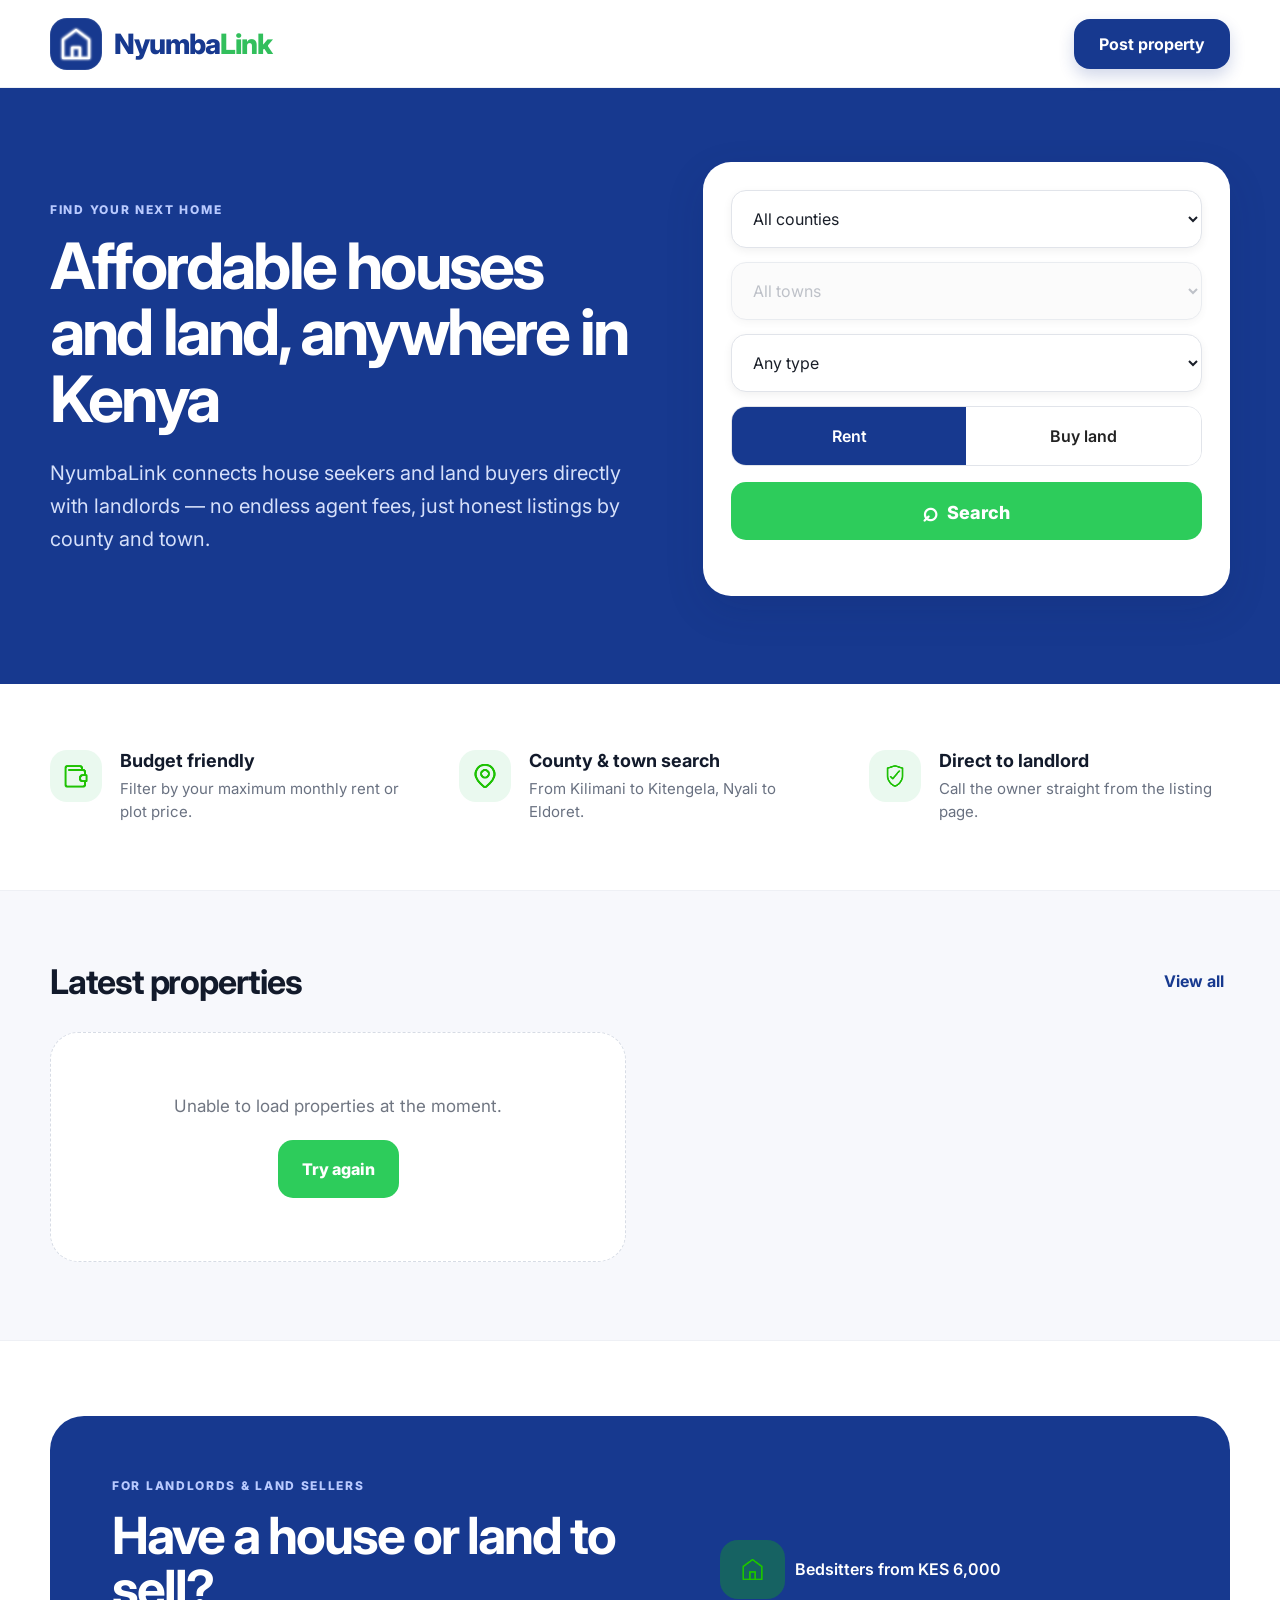
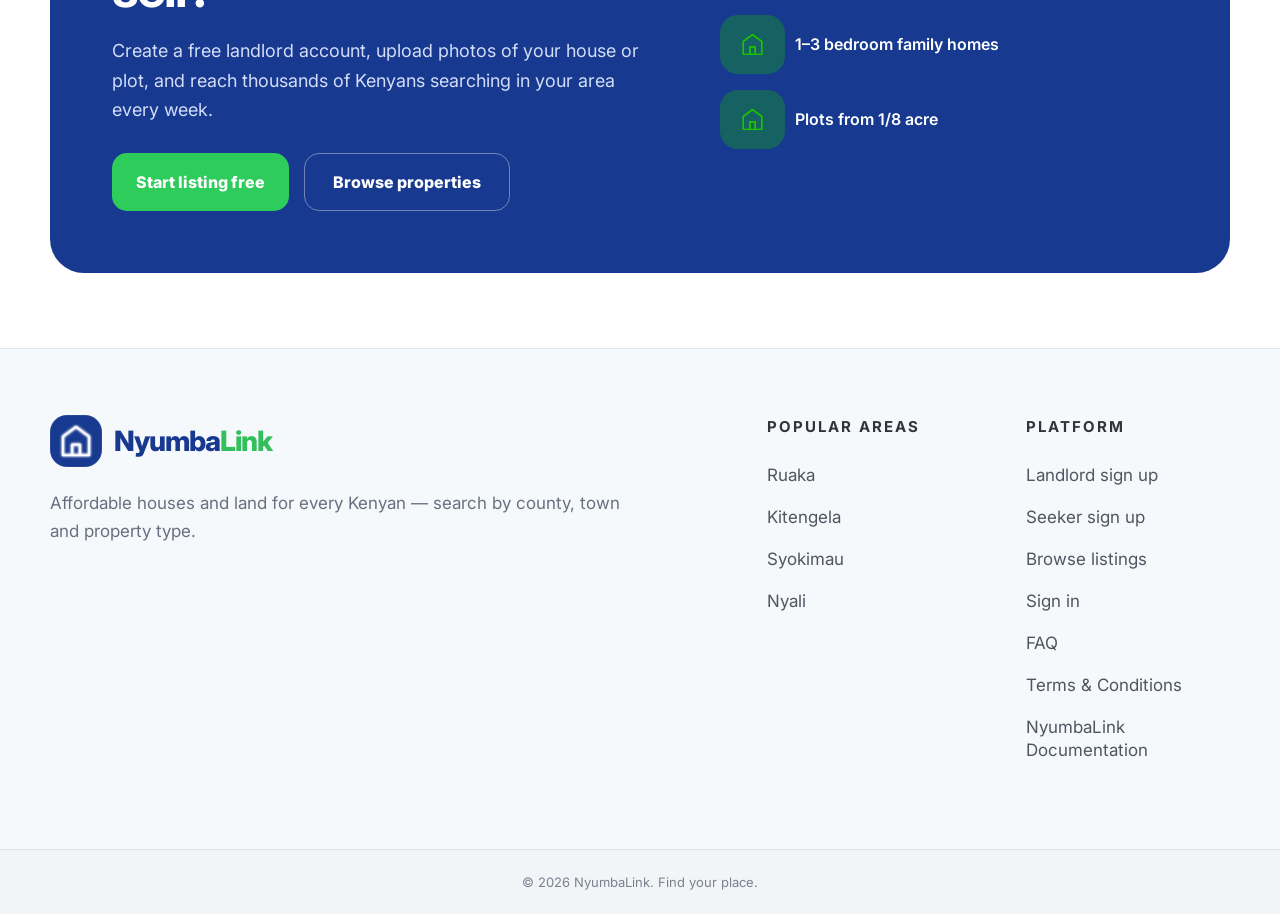
<file: NyumbaLink-Frontend/index.html>
<!DOCTYPE html>
<html lang="en">
<head>
  <meta charset="UTF-8">
  <meta name="viewport" content="width=device-width, initial-scale=1.0">
  <meta name="description" content="NyumbaLink — affordable houses and land anywhere in Kenya.">
  <title>NyumbaLink | Houses & Land in Kenya</title>
  <link rel="icon" type="image/svg+xml" href="assets/Nyumba-link.svg">
  <link rel="preconnect" href="https://fonts.googleapis.com">
  <link rel="preconnect" href="https://fonts.gstatic.com" crossorigin>
  <link href="https://fonts.googleapis.com/css2?family=Inter:wght@400;500;600;700;800&display=swap" rel="stylesheet">
  <link rel="stylesheet" href="style.css">
</head>
<body>
  <header class="site-header">
    <div class="nav container">
      <a href="#" class="brand" aria-label="NyumbaLink home">
        <span class="brand-icon">
            <img src="assets/home.png" alt="Home">
        </span>
        <span>Nyumba<span>Link</span></span>
      </a>
      <button class="post-top" onclick="openPostModal()">Post property</button>
    </div>
  </header>

  <main>
    <section class="hero">
      <div class="container hero-grid">
        <div class="hero-copy">
          <p class="eyebrow">FIND YOUR NEXT HOME</p>
          <h1>Affordable houses and land, anywhere in Kenya</h1>
          <p class="hero-text">
            NyumbaLink connects house seekers and land buyers directly with landlords —
            no endless agent fees, just honest listings by county and town.
          </p>
        </div>

        <form class="search-card" id="searchForm">
          <label>
            <span class="sr-only">County</span>
            <select id="county">
              <option value="">All counties</option>
              <option>Nairobi</option>
              <option>Kiambu</option>
              <option>Mombasa</option>
              <option>Nakuru</option>
              <option>Uasin Gishu</option>
              <option>Kajiado</option>
            </select>
          </label>

          <label>
            <span class="sr-only">Town</span>
            <select id="town" disabled>
              <option value="">All towns</option>
            </select>
          </label>

          <label>
            <span class="sr-only">Property type</span>
            <select id="type">
              <option value="">Any type</option>
              <option>Bed-sitter</option>
              <option>1 bedroom</option>
              <option>2 bedroom</option>
              <option>3 bedroom</option>
              <option>Plot / land</option>
            </select>
          </label>

          <div class="purpose" role="group" aria-label="Search purpose">
            <button type="button" class="purpose-btn active" data-purpose="rent">Rent</button>
            <button type="button" class="purpose-btn" data-purpose="land">Buy land</button>
          </div>

          <button class="search-btn" type="submit"><span>⌕</span> Search</button>
          <p class="search-message" id="searchMessage"></p>
        </form>
      </div>
    </section>

    <section class="benefits container">
      <article class="benefit">
        <div class="benefit-icon">
            <img src="assets/wallet.png" alt="Wallet">
        </div>
        <div><h3>Budget friendly</h3><p>Filter by your maximum monthly rent or plot price.</p></div>
      </article>
      <article class="benefit">
        <div class="benefit-icon">
            <img src="assets/location.png" alt="Location">
        </div>
        <div><h3>County & town search</h3><p>From Kilimani to Kitengela, Nyali to Eldoret.</p></div>
      </article>
      <article class="benefit">
        <div class="benefit-icon">
            <img src="assets/guarantee.png" alt="Guarantee">
        </div>
        <div><h3>Direct to landlord</h3><p>Call the owner straight from the listing page.</p></div>
      </article>
    </section>

    <section class="latest" id="latest">
      <div class="container">
        <div class="section-heading">
          <h2>Latest properties</h2>
          <button class="text-link" onclick="showAll()">View all</button>
        </div>
        <div id="propertyGrid" class="property-grid">
          <div class="empty-state">
            <p>No properties listed yet. Be the first landlord.</p>
            <button class="green-btn" onclick="openPostModal()">Post a property</button>
          </div>
        </div>
      </div>
    </section>

    <section class="landlord-section">
      <div class="container">
        <div class="landlord-card">
          <div class="landlord-copy">
            <p class="eyebrow light">FOR LANDLORDS & LAND SELLERS</p>
            <h2>Have a house or land to sell?</h2>
            <p>
              Create a free landlord account, upload photos of your house or plot,
              and reach thousands of Kenyans searching in your area every week.
            </p>
            <div class="cta-row">
              <button class="green-btn" onclick="openPostModal()">Start listing free</button>
              <button class="outline-btn" onclick="showAll()">Browse properties</button>
            </div>
          </div>
          <div class="quick-points">
            <div>
                <img src="assets/home.png" alt="Home">
                <span>Bedsitters from KES 6,000</span>
            </div>
            <div>
                <img src="assets/home.png" alt="Home">
                <span>1–3 bedroom family homes</span>
            </div>
            <div>
                <img src="assets/home.png" alt="Home">
                <span>Plots from 1/8 acre</span>
            </div>
          </div>
        </div>
      </div>
    </section>

    <section class="about">
      <div class="container about-inner">
        <div class="about-brand">
          <a href="#" class="brand">
            <span class="brand-icon">
              <img src="assets/home.png" alt="Home">
            </span>
            <span>Nyumba<span>Link</span></span>
          </a>
          <p>Affordable houses and land for every Kenyan — search by county, town and property type.</p>
        </div>

        <div class="about-links">
          <div class="about-column">
            <h3>POPULAR AREAS</h3>
            <a href="#" onclick="filterArea('Ruaka'); return false;">Ruaka</a>
            <a href="#" onclick="filterArea('Kitengela'); return false;">Kitengela</a>
            <a href="#" onclick="filterArea('Syokimau'); return false;">Syokimau</a>
            <a href="#" onclick="filterArea('Nyali'); return false;">Nyali</a>
          </div>

          <div class="about-column">
            <h3>PLATFORM</h3>
            <a href="landlord-signup.html">Landlord sign up</a>
            <a href="seeker-signup.html">Seeker sign up</a>
            <a href="#latest" onclick="showAll(); return false;">Browse listings</a>
            <a href="seeker-login.html">Sign in</a>
            <a href="#" onclick="openFaqModal(); return false;">FAQ</a>
            <a href="NyumbaLink_Limited_Terms_and_Conditions.pdf" target="_blank">Terms & Conditions</a>
            <a href="https://docs.google.com/document/d/1MBMuJdfp9iH-gKgx7ifMxZvUtFUrEIR0XDpbb4n5Yj8/edit?usp=sharing" target="_blank">NyumbaLink Documentation</a>
          </div>
        </div>
      </div>
    </section>
  </main>

  <footer class="footer">
    <div class="container">© 2026 NyumbaLink. Find your place.</div>
  </footer>

  <div class="modal-backdrop" id="modal">
    <div class="modal" role="dialog" aria-modal="true" aria-labelledby="modalTitle">
      <button class="close" onclick="closePostModal()" aria-label="Close">×</button>
      <h2 id="modalTitle">Post a property</h2>
      <p>Tell us about the property you want to list.</p>
        <form id="listingForm" onsubmit="submitListing(event)">
          <label for="listingTitle">Property title</label>
          <input
            id="listingTitle"
            name="title"
            required
            placeholder="e.g. Spacious 2 Bedroom Apartment"
            type="text"
          >

          <label for="listingType">Property type</label>
          <select id="listingType" name="property_type" required>
            <option value="">Property type</option>
            <option value="Bed-sitter">Bed-sitter</option>
            <option value="1 bedroom">1 bedroom</option>
            <option value="2 bedroom">2 bedroom</option>
            <option value="3 bedroom">3 bedroom</option>
            <option value="Plot / land">Plot / land</option>
          </select>

          <label for="listingPurpose">Purpose</label>
          <select id="listingPurpose" name="purpose" required>
            <option value="">Select purpose</option>
            <option value="rent">Rent</option>
            <option value="land">Buy land</option>
          </select>

          <label for="listingCounty">County</label>
          <select id="listingCounty" name="county" required>
            <option value="">Select county</option>
            <option value="Nairobi">Nairobi</option>
            <option value="Kiambu">Kiambu</option>
            <option value="Mombasa">Mombasa</option>
            <option value="Nakuru">Nakuru</option>
            <option value="Uasin Gishu">Uasin Gishu</option>
            <option value="Kajiado">Kajiado</option>
          </select>

          <label for="listingTown">Town / area</label>
          <input
            id="listingTown"
            name="town"
            required
            placeholder="e.g. Kilimani"
            type="text"
          >

          <label for="listingPrice">Price in KES</label>
          <input
            id="listingPrice"
            name="price"
            required
            placeholder="e.g. 15000"
            type="number"
            min="1"
          >
          <label for="listingTotalUnits">Number of units</label>

          <input
              id="listingTotalUnits"
              name="total_units"
              type="number"
              min="1"
              step="1"
              value="1"
              placeholder="e.g. 10"
              required
          >

          <label for="listingAvailableUnits">Available units</label>

          <input
              id="listingAvailableUnits"
              name="available_units"
              type="number"
              min="0"
              step="1"
              value="1"
              placeholder="e.g. 5"
              required
          >          

          <label for="listingDescription">Description</label>
          <textarea
            id="listingDescription"
            name="description"
            placeholder="Describe the property"
            rows="4"
          ></textarea>

          <label for="listingImage">Image URL</label>
          <input
            id="listingImage"
            name="image_url"
            placeholder="Optional image URL"
            type="url"
          >

          <button class="green-btn" type="submit">Publish property</button>
        </form>
    </div>
  </div>

  <!-- Owner Contact Details Modal -->
  <div id="ownerModalBackdrop" class="modal-backdrop">
    <div class="modal-content">
      <button id="closeOwnerModal" class="close-btn" type="button">&times;</button>
      
      <h2>Contact Owner</h2>
      <p id="modalPropertyTitle" class="modal-property-title"></p>

      <div class="owner-details-list">
        <div class="detail-item">
          <label>Owner Name</label>
          <strong id="modalOwnerName"></strong>
        </div>
        <div class="detail-item">
          <label>Phone Number</label>
          <a id="modalOwnerPhoneLink" href="#"></a>
        </div>
        <div class="detail-item">
          <label>Email Address</label>
          <a id="modalOwnerEmailLink" href="#"></a>
        </div>
      </div>

      <div class="modal-actions">
        <a id="whatsappBtn" href="#" target="_blank" rel="noopener noreferrer" class="whatsapp-btn">
          Chat on WhatsApp
        </a>
      </div>
    </div>
  </div>


  <div class="modal-backdrop" id="faqModal">
    <div class="modal faq-modal" role="dialog" aria-modal="true" aria-labelledby="faqTitle">
      <button class="close" onclick="closeFaqModal()" aria-label="Close">×</button>
      <div class="faq-heading">
        <p class="eyebrow faq-eyebrow">NYUMBALINK FAQ</p>
        <h2 id="faqTitle">Frequently asked questions</h2>
        <p>Quick answers to common questions about finding and listing property on NyumbaLink.</p>
      </div>
      <div class="faq-list">
        <details><summary>What is NyumbaLink?</summary><p>NyumbaLink is a property platform that helps people find affordable houses and land directly in their preferred county or town.</p></details>
        <details><summary>Can I search for houses by town?</summary><p>Yes. Choose a county first, then select an available town or area to narrow your search.</p></details>
        <details><summary>Can I search for land too?</summary><p>Yes. Select “Buy land” in the search panel and choose the property type that fits your needs.</p></details>
        <details><summary>Do I have to pay an agent to find a property?</summary><p>NyumbaLink is designed to help seekers connect directly with landlords and property sellers, reducing unnecessary agent fees.</p></details>
        <details><summary>How do I post a property?</summary><p>Click “Post property” or “Landlord sign up”, enter the property details, and continue through the listing process.</p></details>
        <details><summary>How much does it cost to list a property?</summary><p>The current starter listing flow is free. Any premium listing options can be added later as the platform grows.</p></details>
        <details><summary>How do I contact a landlord?</summary><p>Open a property listing and use the contact details provided by the landlord or seller.</p></details>
        <details><summary>Can I browse properties without an account?</summary><p>Yes. Property browsing and searching can be available without signing in. An account is useful when you want to list or manage properties.</p></details>
        <details><summary>Which areas does NyumbaLink cover?</summary><p>NyumbaLink is designed for properties across Kenya, with searches organized by county, town and area.</p></details>
        <details><summary>Is NyumbaLink available on phones?</summary><p>Yes. The website is responsive and is designed to work comfortably on phones, tablets and laptop screens.</p></details>
      </div>
    </div>
  </div>

  <script src="script.js" defer></script>
</body>
</html>
</file>
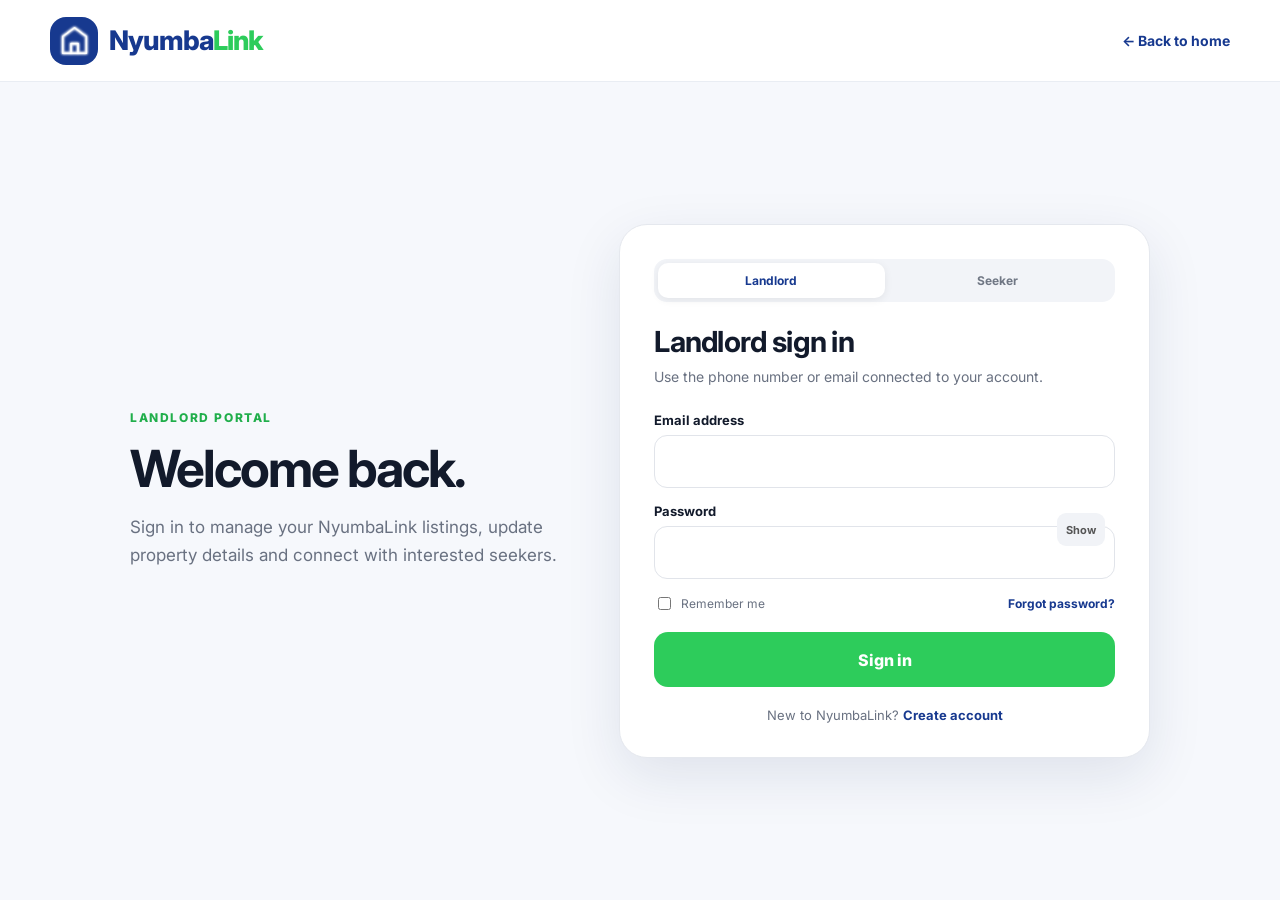
<file: NyumbaLink-Frontend/landlord-login.html>
<!doctype html>
<html lang="en">

<head>
    <meta charset="UTF-8" />
    <meta name="viewport" content="width=device-width,initial-scale=1.0" />
    <title>Landlord Login | NyumbaLink</title>
    <link rel="preconnect" href="https://fonts.googleapis.com" />
    <link rel="preconnect" href="https://fonts.gstatic.com" crossorigin />
    <link href="https://fonts.googleapis.com/css2?family=Inter:wght@400;500;600;700;800&display=swap"
        rel="stylesheet" />
    <link rel="stylesheet" href="auth.css" />
</head>

<body>
    <header class="auth-header">
        <div class="container auth-nav">
            <a class="brand" href="index.html">
                <span class="brand-icon">
                    <img src="assets/home.png" alt="Home">
                </span>
                <span>Nyumba<span>Link</span></span></a><a class="back-link" href="index.html">← Back to home</a>
        </div>
    </header>
    <main class="auth-main">
        <div class="auth-layout container">
            <section class="auth-intro">
                <p class="eyebrow">LANDLORD PORTAL</p>
                <h1>Welcome back.</h1>
                <p>
                    Sign in to manage your NyumbaLink listings, update property details
                    and connect with interested seekers.
                </p>
            </section>
            <section class="auth-card">
                <div class="role-switch">
                    <a class="active" href="landlord-login.html">Landlord</a><a href="seeker-login.html">Seeker</a>
                </div>
                <h2>Landlord sign in</h2>
                <p class="sub">
                    Use the phone number or email connected to your account.
                </p>
                <form
                    class="auth-form"
                    data-mode="login"
                    data-role="landlord"
                >
                    <div class="success"></div>
                    <div class="error"></div>

                    <div class="field">
                        <label for="email">Email address</label>
                        <input
                            id="email"
                            name="email"
                            type="email"
                            required
                        >
                    </div>

                    <div class="field password-row">
                        <label for="password">Password</label>
                        <input
                            id="password"
                            name="password"
                            type="password"
                            required
                        >
                        <button
                            type="button"
                            class="toggle-password"
                            data-target="password"
                        >
                            Show
                        </button>
                    </div>

                    <div class="check-row">
                        <label>
                            <input type="checkbox">
                            Remember me
                        </label>

                        <a
                            href="#"
                            onclick="
                                alert('Connect this link to your password-reset flow.');
                                return false;
                            "
                        >
                            Forgot password?
                        </a>
                    </div>

                    <button type="submit" class="auth-btn">
                        Sign in
                    </button>

                    <p class="auth-switch">
                        New to NyumbaLink?
                        <a href="landlord-signup.html">Create account</a>
                    </p>
                </form>
            </section>
        </div>
    </main>
    <script src="auth.js"></script>
</body>

</html>
</file>
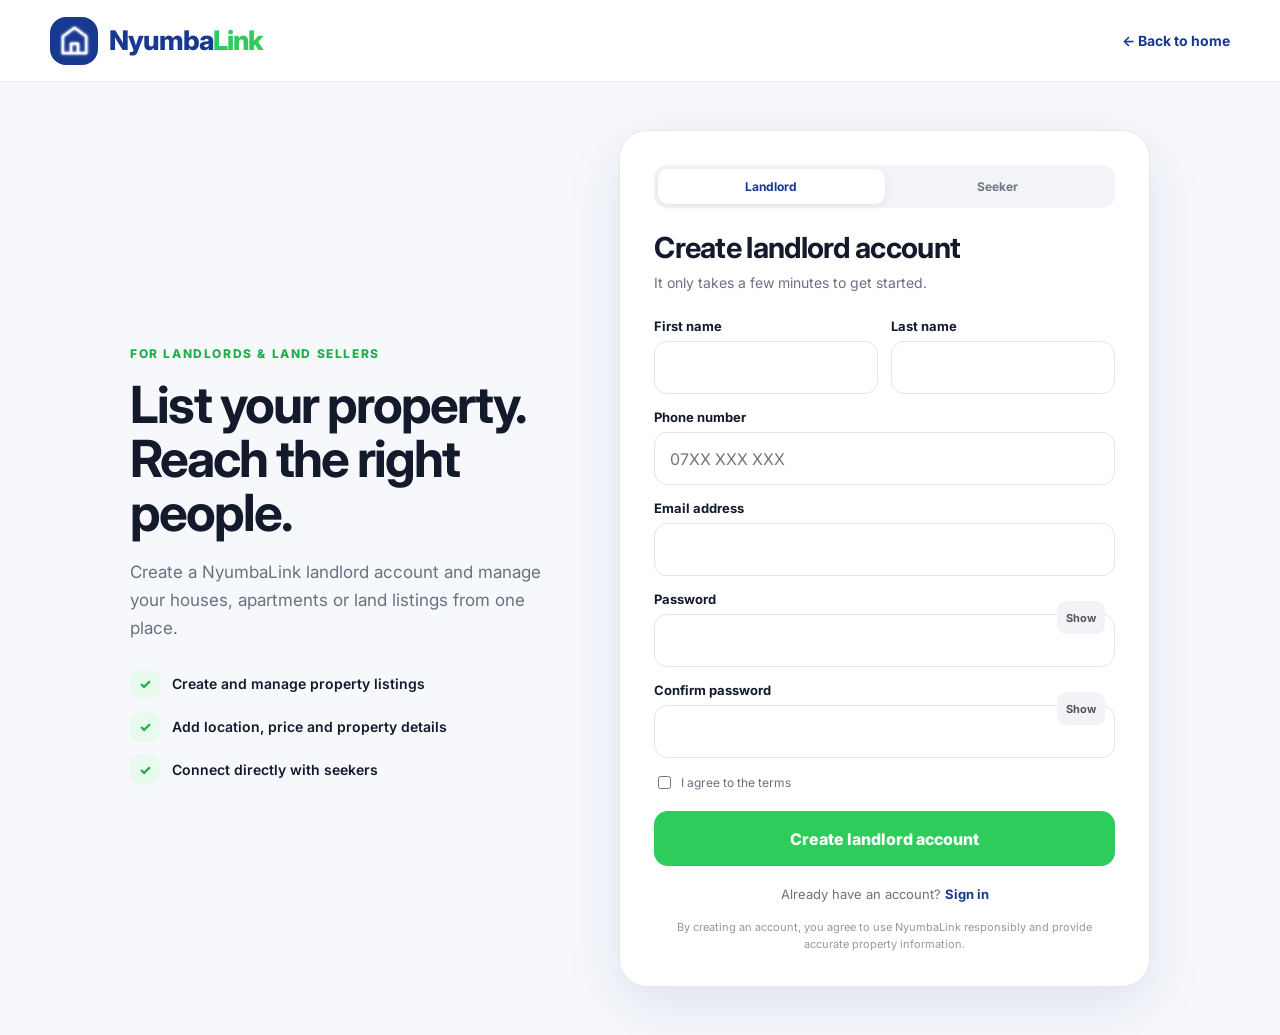
<file: NyumbaLink-Frontend/landlord-signup.html>
<!DOCTYPE html>
<html lang="en">

<head>
    <meta charset="UTF-8">
    <meta name="viewport" content="width=device-width,initial-scale=1.0">
    <title>Landlord Sign Up | NyumbaLink</title>
    <link rel="preconnect" href="https://fonts.googleapis.com">
    <link rel="preconnect" href="https://fonts.gstatic.com" crossorigin>
    <link href="https://fonts.googleapis.com/css2?family=Inter:wght@400;500;600;700;800&display=swap" rel="stylesheet">
    <link rel="stylesheet" href="auth.css">
</head>

<body>
    <header class="auth-header">
        <div class="container auth-nav"><a class="brand" href="index.html">
                <span class="brand-icon">
                    <img src="assets/home.png" alt="Home">
                </span>
                    <span>Nyumba<span>Link</span></span></a><a class="back-link"
                href="index.html">← Back to home</a></div>
    </header>
    <main class="auth-main">
        <div class="auth-layout container">
            <section class="auth-intro">
                <p class="eyebrow">FOR LANDLORDS & LAND SELLERS</p>
                <h1>List your property. Reach the right people.</h1>
                <p>Create a NyumbaLink landlord account and manage your houses, apartments or land listings from one
                    place.</p>
                <div class="role-points">
                    <div><span>✓</span> Create and manage property listings</div>
                    <div><span>✓</span> Add location, price and property details</div>
                    <div><span>✓</span> Connect directly with seekers</div>
                </div>
            </section>
            <section class="auth-card">
                <div class="role-switch"><a class="active" href="landlord-signup.html">Landlord</a><a
                        href="seeker-signup.html">Seeker</a></div>
                <h2>Create landlord account</h2>
                <p class="sub">It only takes a few minutes to get started.</p>
                <form
                    class="auth-form"
                    data-mode="signup"
                    data-role="landlord"
                >
                    <div class="success"></div>
                    <div class="error"></div>

                    <div class="two-fields">
                        <div class="field">
                            <label for="fname">First name</label>
                            <input
                                id="fname"
                                name="first_name"
                                type="text"
                                required
                            >
                        </div>

                        <div class="field">
                            <label for="lname">Last name</label>
                            <input
                                id="lname"
                                name="last_name"
                                type="text"
                                required
                            >
                        </div>
                    </div>

                    <div class="field">
                        <label for="phone">Phone number</label>
                        <input
                            id="phone"
                            name="phone"
                            type="tel"
                            placeholder="07XX XXX XXX"
                            required
                        >
                    </div>

                    <div class="field">
                        <label for="email">Email address</label>
                        <input
                            id="email"
                            name="email"
                            type="email"
                            required
                        >
                    </div>

                    <div class="field password-row">
                        <label for="password">Password</label>
                        <input
                            id="password"
                            name="password"
                            type="password"
                            minlength="8"
                            required
                        >
                        <button
                            type="button"
                            class="toggle-password"
                            data-target="password"
                        >
                            Show
                        </button>
                    </div>

                    <div class="field password-row">
                        <label for="confirm">Confirm password</label>
                        <input
                            id="confirm"
                            name="confirm_password"
                            type="password"
                            minlength="8"
                            required
                        >
                        <button
                            type="button"
                            class="toggle-password"
                            data-target="confirm"
                        >
                            Show
                        </button>
                    </div>

                    <div class="check-row">
                        <label>
                            <input type="checkbox" required>
                            I agree to the terms
                        </label>
                    </div>

                    <button type="submit" class="auth-btn">
                        Create landlord account
                    </button>

                    <p class="auth-switch">
                        Already have an account?
                        <a href="landlord-login.html">Sign in</a>
                    </p>

                    <p class="legal">
                        By creating an account, you agree to use NyumbaLink responsibly
                        and provide accurate property information.
                    </p>
                </form>
                            </section>
        </div>
    </main>
    <script src="auth.js"></script>
</body>

</html>
</file>
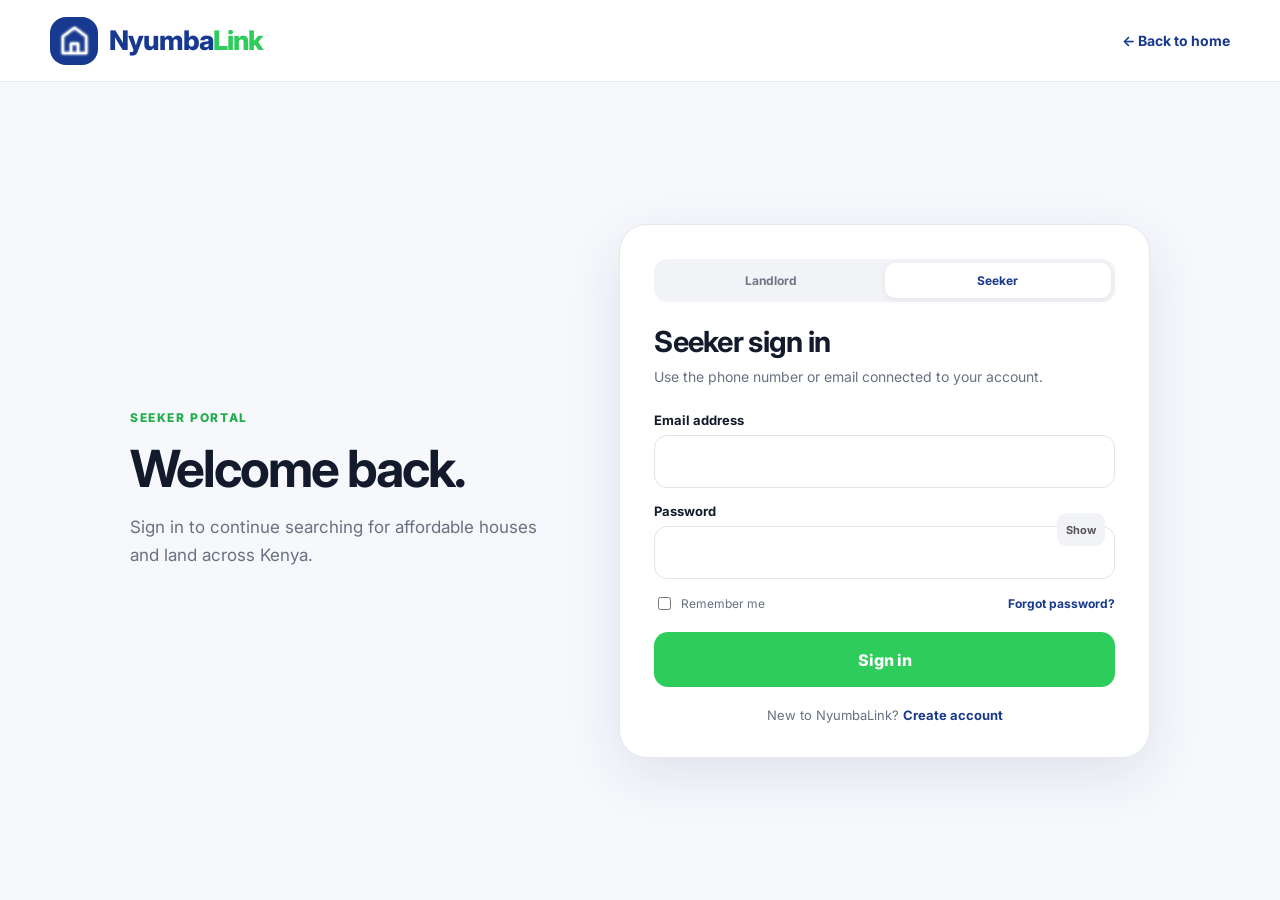
<file: NyumbaLink-Frontend/seeker-login.html>
<!DOCTYPE html>
<html lang="en">

<head>
    <meta charset="UTF-8">
    <meta name="viewport" content="width=device-width,initial-scale=1.0">
    <title>Seeker Login | NyumbaLink</title>
    <link rel="preconnect" href="https://fonts.googleapis.com">
    <link rel="preconnect" href="https://fonts.gstatic.com" crossorigin>
    <link href="https://fonts.googleapis.com/css2?family=Inter:wght@400;500;600;700;800&display=swap" rel="stylesheet">
    <link rel="stylesheet" href="auth.css">
</head>

<body>
    <header class="auth-header">
        <div class="container auth-nav"><a class="brand" href="index.html">
            <span class="brand-icon">
                <img src="assets/home.png" alt="Home">
            </span>
            <span>Nyumba<span>Link</span></span></a><a class="back-link"
                href="index.html">← Back to home</a></div>
    </header>
    <main class="auth-main">
        <div class="auth-layout container">
            <section class="auth-intro">
                <p class="eyebrow">SEEKER PORTAL</p>
                <h1>Welcome back.</h1>
                <p>Sign in to continue searching for affordable houses and land across Kenya.</p>
            </section>
            <section class="auth-card">
                <div class="role-switch"><a href="landlord-login.html">Landlord</a><a class="active"
                        href="seeker-login.html">Seeker</a></div>
                <h2>Seeker sign in</h2>
                <p class="sub">Use the phone number or email connected to your account.</p>
            <form
                class="auth-form"
                data-mode="login"
                data-role="seeker"
            >
                <div class="success"></div>
                <div class="error"></div>

                <div class="field">
                    <label for="email">Email address</label>
                    <input
                        id="email"
                        name="email"
                        type="email"
                        required
                    >
                </div>

                <div class="field password-row">
                    <label for="password">Password</label>
                    <input
                        id="password"
                        name="password"
                        type="password"
                        required
                    >
                    <button
                        type="button"
                        class="toggle-password"
                        data-target="password"
                    >
                        Show
                    </button>
                </div>

                <div class="check-row">
                    <label>
                        <input type="checkbox">
                        Remember me
                    </label>

                    <a
                        href="#"
                        onclick="
                            alert('Connect this link to your password-reset flow.');
                            return false;
                        "
                    >
                        Forgot password?
                    </a>
                </div>

                <button type="submit" class="auth-btn">
                    Sign in
                </button>

                <p class="auth-switch">
                    New to NyumbaLink?
                    <a href="seeker-signup.html">Create account</a>
                </p>
            </form>
            </section>
        </div>
    </main>
    <script src="auth.js"></script>
</body>

</html>
</file>
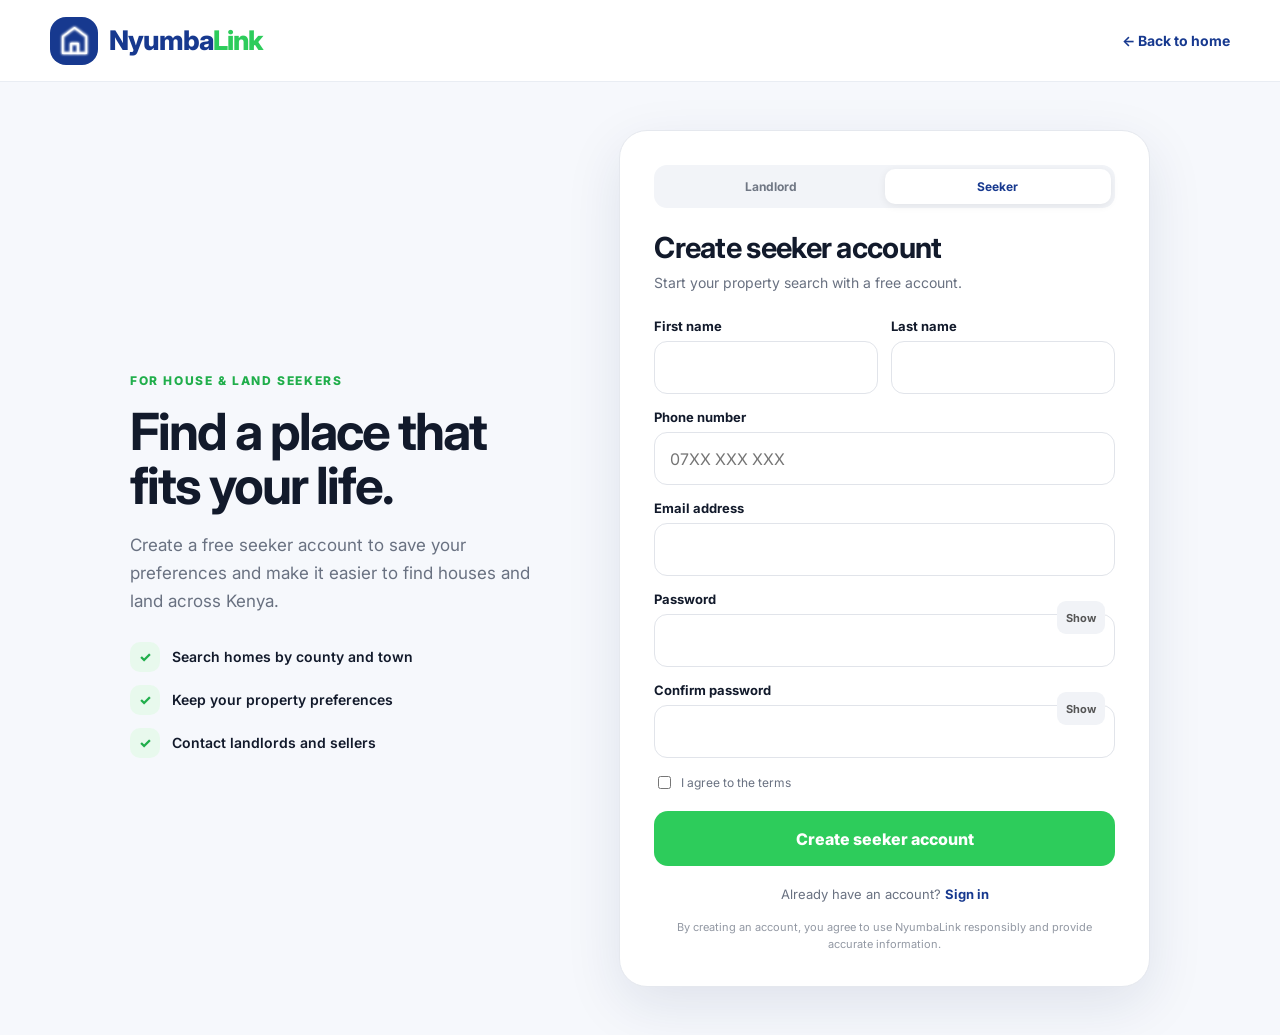
<file: NyumbaLink-Frontend/seeker-signup.html>
<!DOCTYPE html>
<html lang="en">

<head>
    <meta charset="UTF-8">
    <meta name="viewport" content="width=device-width,initial-scale=1.0">
    <title>Seeker Sign Up | NyumbaLink</title>
    <link rel="preconnect" href="https://fonts.googleapis.com">
    <link rel="preconnect" href="https://fonts.gstatic.com" crossorigin>
    <link href="https://fonts.googleapis.com/css2?family=Inter:wght@400;500;600;700;800&display=swap" rel="stylesheet">
    <link rel="stylesheet" href="auth.css">
</head>

<body>
    <header class="auth-header">
        <div class="container auth-nav"><a class="brand" href="index.html">
                <span class="brand-icon">
                    <img src="assets/home.png" alt="Home">
                </span>
            <span>Nyumba<span>Link</span></span></a><a class="back-link"
                href="index.html">← Back to home</a></div>
    </header>
    <main class="auth-main">
        <div class="auth-layout container">
            <section class="auth-intro">
                <p class="eyebrow">FOR HOUSE & LAND SEEKERS</p>
                <h1>Find a place that fits your life.</h1>
                <p>Create a free seeker account to save your preferences and make it easier to find houses and land
                    across Kenya.</p>
                <div class="role-points">
                    <div><span>✓</span> Search homes by county and town</div>
                    <div><span>✓</span> Keep your property preferences</div>
                    <div><span>✓</span> Contact landlords and sellers</div>
                </div>
            </section>
            <section class="auth-card">
                <div class="role-switch"><a href="landlord-signup.html">Landlord</a><a class="active"
                        href="seeker-signup.html">Seeker</a></div>
                <h2>Create seeker account</h2>
                <p class="sub">Start your property search with a free account.</p>
                <form
                    class="auth-form"
                    data-mode="signup"
                    data-role="seeker"
                >
                    <div class="success"></div>
                    <div class="error"></div>

                    <div class="two-fields">
                        <div class="field">
                            <label for="fname">First name</label>
                            <input
                                id="fname"
                                name="first_name"
                                type="text"
                                required
                            >
                        </div>

                        <div class="field">
                            <label for="lname">Last name</label>
                            <input
                                id="lname"
                                name="last_name"
                                type="text"
                                required
                            >
                        </div>
                    </div>

                    <div class="field">
                        <label for="phone">Phone number</label>
                        <input
                            id="phone"
                            name="phone"
                            type="tel"
                            placeholder="07XX XXX XXX"
                            required
                        >
                    </div>

                    <div class="field">
                        <label for="email">Email address</label>
                        <input
                            id="email"
                            name="email"
                            type="email"
                            required
                        >
                    </div>

                    <div class="field password-row">
                        <label for="password">Password</label>
                        <input
                            id="password"
                            name="password"
                            type="password"
                            minlength="8"
                            required
                        >
                        <button
                            type="button"
                            class="toggle-password"
                            data-target="password"
                        >
                            Show
                        </button>
                    </div>

                    <div class="field password-row">
                        <label for="confirm">Confirm password</label>
                        <input
                            id="confirm"
                            name="confirm_password"
                            type="password"
                            minlength="8"
                            required
                        >
                        <button
                            type="button"
                            class="toggle-password"
                            data-target="confirm"
                        >
                            Show
                        </button>
                    </div>

                    <div class="check-row">
                        <label>
                            <input type="checkbox" required>
                            I agree to the terms
                        </label>
                    </div>

                    <button type="submit" class="auth-btn">
                        Create seeker account
                    </button>

                    <p class="auth-switch">
                        Already have an account?
                        <a href="seeker-login.html">Sign in</a>
                    </p>

                    <p class="legal">
                        By creating an account, you agree to use NyumbaLink responsibly
                        and provide accurate information.
                    </p>
                </form>
            </section>
        </div>
    </main>
    <script src="auth.js"></script>
</body>

</html>
</file>
<file: NyumbaLink-Frontend/style.css>
:root{
  --blue:#17398f;
  --blue-dark:#102d76;
  --blue-soft:#2851a9;
  --green:#2dcc5b;
  --green-dark:#20ae4b;
  --ink:#121a2b;
  --muted:#697181;
  --bg:#f7f8fc;
  --white:#fff;
  --border:#e1e4ea;
  --shadow:0 14px 40px rgba(17,37,84,.12);
}
*{box-sizing:border-box}
html{scroll-behavior:smooth}
body{margin:0;font-family:Inter,system-ui,-apple-system,BlinkMacSystemFont,"Segoe UI",sans-serif;color:var(--ink);background:#fff}
button,input,select{font:inherit}
button{cursor:pointer}
.container{width:min(1180px,calc(100% - 48px));margin:auto}
.site-header{height:88px;background:#fff;border-bottom:1px solid #edf0f5;position:sticky;top:0;z-index:20}
.nav{height:100%;display:flex;align-items:center;justify-content:space-between;gap:20px}
.brand{display:inline-flex;align-items:center;gap:12px;text-decoration:none;color:var(--blue);font-size:28px;font-weight:800;letter-spacing:-1px}
.brand>span:last-child>span{color:#32bf5c}
.brand-icon{width:52px;height:52px;border-radius:17px;background:var(--blue);color:#fff;display:grid;place-items:center;font-size:30px;line-height:1;box-shadow:inset 0 0 0 1px rgba(255,255,255,.08)}
.brand-icon img { width: 1em; height: 1em; object-fit: contain; display: inline-block; vertical-align: middle; filter: brightness(0) invert(1) drop-shadow(0 0 1px #fff) drop-shadow(0 0 1px #fff);}
.benefit-icon img { width: 1em; height: 1em; object-fit: contain; display: inline-block; vertical-align: middle; filter: brightness(0) saturate(100%) invert(52%) sepia(97%) saturate(1664%) hue-rotate(73deg) brightness(97%) contrast(104%) drop-shadow(0 0 0.7px #12BC00) drop-shadow(0 0 0.7px #12BC00);}
.post-top{border:0;background:var(--blue);color:#fff;padding:15px 25px;border-radius:16px;font-weight:700;font-size:16px;box-shadow:0 7px 16px rgba(23,57,143,.2)}
.hero{background:var(--blue);color:#fff;padding:74px 0 88px;overflow:hidden}
.hero-grid{display:grid;grid-template-columns:1.05fr .95fr;align-items:center;gap:70px}
.eyebrow{font-size:12px;font-weight:800;letter-spacing:1.7px;margin:0 0 16px;color:#b9caff}
.eyebrow.light{color:#b9caff}
.hero h1{font-size:clamp(42px,5vw,70px);line-height:1.04;letter-spacing:-2.8px;margin:0 0 25px;max-width:720px}
.hero-text{font-size:20px;line-height:1.65;color:#d6e0fa;max-width:650px;margin:0}
.search-card{background:#fff;border-radius:28px;padding:28px;box-shadow:var(--shadow);color:var(--ink)}
.search-card label{display:block;margin-bottom:14px}
.search-card select,.modal input,.modal select{width:100%;height:58px;border:1px solid var(--border);border-radius:15px;background:#fff;padding:0 17px;color:#1a1f29;outline:none;box-shadow:0 3px 10px rgba(0,0,0,.06)}
.search-card select:focus,.modal input:focus,.modal select:focus{border-color:var(--blue);box-shadow:0 0 0 3px rgba(23,57,143,.1)}
.search-card select:disabled{color:#a3a8b2;background:#fafafa}
.purpose{display:grid;grid-template-columns:1fr 1fr;border:1px solid var(--border);border-radius:15px;overflow:hidden;margin:5px 0 16px}
.purpose-btn{height:58px;background:#fff;border:0;color:#222;font-weight:600}
.purpose-btn.active{background:var(--blue);color:#fff}
/*.quick-points div img {width: 1em;height: 1em;object-fit: contain;vertical-align: middle;display: inline-block;}*/
.search-btn,.green-btn{border:0;background:var(--green);color:#fff;font-weight:800;border-radius:15px;min-height:58px;padding:0 24px;transition:.2s}
.search-btn{width:100%;font-size:18px}
.search-btn:hover,.green-btn:hover{background:var(--green-dark);transform:translateY(-1px)}
.search-btn span{font-size:27px;vertical-align:-2px;margin-right:5px}
.search-message{margin:12px 0 0;text-align:center;color:var(--blue);font-size:13px;min-height:16px}
.benefits{display:grid;grid-template-columns:repeat(3,1fr);gap:48px;padding:66px 0}
.benefit{display:flex;gap:18px;align-items:flex-start}
.benefit-icon{flex:0 0 52px;height:52px;border-radius:17px;background:#eaf9ef;color:var(--green-dark);display:grid;place-items:center;font-size:24px;font-weight:800}
.benefit h3{margin:0 0 6px;font-size:18px}
.benefit p{margin:0;color:var(--muted);font-size:15px;line-height:1.55}
.latest{background:var(--bg);padding:70px 0 78px;border-top:1px solid #eef0f5;border-bottom:1px solid #eef0f5}
.section-heading{display:flex;align-items:center;justify-content:space-between;margin-bottom:30px}
.section-heading h2{font-size:34px;letter-spacing:-1.2px;margin:0}
.text-link{background:none;border:0;color:var(--blue);font-weight:700;font-size:16px}
.property-grid{min-height:230px}
.empty-state{min-height:230px;background:#fff;border:1px dashed #d7dce5;border-radius:28px;display:flex;flex-direction:column;align-items:center;justify-content:center;text-align:center;padding:30px}
.empty-state p{color:#707682;font-size:17px;margin:0 0 24px}
.landlord-section{padding:75px 0}
.landlord-card{background:var(--blue);border-radius:34px;padding:62px;display:grid;grid-template-columns:1.1fr .9fr;gap:60px;color:#fff;overflow:hidden}
.landlord-card h2{font-size:clamp(34px,4vw,52px);line-height:1.05;letter-spacing:-2px;margin:0 0 20px}
.landlord-copy>p:not(.eyebrow){color:#d3ddf7;font-size:18px;line-height:1.65;max-width:650px}
.cta-row{display:flex;gap:15px;margin-top:28px;flex-wrap:wrap}
.outline-btn{min-height:58px;border-radius:15px;border:1px solid rgba(255,255,255,.38);background:transparent;color:#fff;padding:0 28px;font-weight:800}
.quick-points {display: flex;flex-direction: column;justify-content: center;gap: 16px;}
.quick-points div {color: #fff;display: flex;align-items: center;}
.quick-points div img { box-sizing: content-box; width: 21px; height: 21px; object-fit: contain; background: rgba(255,255,255,.09); border-radius: 18px; padding: 19px 22px; filter: brightness(0) saturate(100%) invert(52%) sepia(97%) saturate(1664%) hue-rotate(73deg) brightness(97%) contrast(104%) drop-shadow(0 0 0.7px #12BC00) drop-shadow(0 0 0.7px #12BC00);
}.quick-points span {color: #fff;font-size: 16px;font-weight: 600;margin-left: 10px;
}.site-footer{background:#f6f9fb;border-top:1px solid #e1e6eb}
.footer-main{display:grid;grid-template-columns:1.25fr .75fr;gap:90px;padding:66px 0 70px}
.footer-about .brand{font-size:28px}
.footer-about p{max-width:590px;color:#687080;font-size:17px;line-height:1.65;margin:22px 0 0}
.footer-links{display:grid;grid-template-columns:1fr 1fr;gap:55px}
.footer-links h3{font-size:15px;letter-spacing:2px;margin:2px 0 28px;color:#30343b}
.footer-links a{display:block;text-decoration:none;color:#4f5662;font-size:17px;margin:0 0 19px;transition:.2s}
.footer-links a:hover{color:var(--blue)}
.footer-bottom{border-top:1px solid #dfe4e9;padding:24px 0;color:#7b8190;font-size:13px;text-align:center;background:#f2f5f7}
.modal-backdrop{position:fixed;inset:0;background:rgba(7,15,37,.55);display:none;align-items:center;justify-content:center;padding:20px;z-index:50}
.modal-backdrop.open{display:flex}
.modal{position:relative;background:#fff;width:min(480px,100%);max-height:calc(100vh - 40px);overflow-y:auto;border-radius:24px;padding:30px;box-shadow:0 30px 80px rgba(0,0,0,.25)}
.modal h2{margin:0 0 7px;font-size:28px}
.modal>p{margin:0 0 24px;color:var(--muted)}
.modal form{display:grid;gap:12px}
.modal input,.modal select{height:40px}
.modal .green-btn{width:100%}
.close{position:absolute;right:16px;top:12px;border:0;background:#f0f2f6;border-radius:50%;width:36px;height:36px;font-size:25px;color:#555}
.sr-only{position:absolute;width:1px;height:1px;overflow:hidden;clip:rect(0,0,0,0)}
@media(max-width:850px){
  .container{width:min(100% - 36px,680px)}
  .site-header{height:78px}
  .brand{font-size:23px;gap:9px}
  .brand-icon{width:45px;height:45px;border-radius:15px;font-size:26px}
  .post-top{padding:13px 17px;border-radius:15px;font-size:14px}
  .hero{padding:48px 0 62px}
  .hero-grid{grid-template-columns:1fr;gap:32px}
  .hero h1{font-size:44px;letter-spacing:-1.9px}
  .hero-text{font-size:17px;line-height:1.65}
  .search-card{padding:20px;border-radius:24px}
  .benefits{grid-template-columns:1fr;gap:30px;padding:54px 0}
  .latest{padding:54px 0 60px}
  .section-heading h2{font-size:28px}
  .landlord-section{padding:55px 0}
  .landlord-card{grid-template-columns:1fr;padding:40px 26px;gap:32px;border-radius:30px}
  .about-inner{grid-template-columns:1fr;gap:38px}
  .about-links{gap:30px}
  .landlord-card h2{font-size:39px}
  .footer-main{grid-template-columns:1fr;gap:42px;padding:52px 0}
  .footer-links{gap:35px}
  .landlord-copy>p:not(.eyebrow){font-size:16px}
}
@media(max-width:480px){
  .container{width:calc(100% - 28px)}
  .brand>span:last-child{font-size:22px}
  .post-top{padding:12px 14px;font-size:13px}
  .hero{padding:38px 0 48px}
  .hero h1{font-size:39px;line-height:1.08}
  .search-card{padding:18px}
  .search-card select{height:56px}
  .purpose-btn{height:56px}
  .benefits{padding:44px 0;gap:27px}
  .benefit h3{font-size:17px}
  .latest{padding:46px 0 52px}
  .section-heading{margin-bottom:22px}
  .section-heading h2{font-size:25px}
  .empty-state{min-height:280px;border-radius:24px}
  .landlord-card{padding:34px 22px}
  .landlord-card h2{font-size:34px}
  .about{padding:48px 0 28px}
  .about-links{grid-template-columns:1fr 1fr;gap:22px}
  .about-brand p{font-size:16px}
  .about-column a{font-size:16px}
  .cta-row{flex-direction:column}
  .cta-row button{width:100%}
  .quick-points div{font-size:18px;padding:17px}
  .quick-points span{font-size:14px}
  .footer-main{padding:44px 0 50px;gap:38px}
  .footer-about p{font-size:16px}
  .footer-links{gap:20px}
  .footer-links h3{font-size:13px;margin-bottom:22px}
  .footer-links a{font-size:16px;margin-bottom:17px}
}

/* About section — matches the clean footer/about layout from the reference */
.about{background:#f6f9fb;border-top:1px solid #e1e6eb;padding:66px 0 0}
.about-inner{display:grid;grid-template-columns:1.15fr .85fr;gap:90px;padding-bottom:68px}
.about-brand .brand{font-size:28px}
.about-brand p{max-width:590px;color:#687080;font-size:17px;line-height:1.65;margin:22px 0 0}
.about-links{display:grid;grid-template-columns:1fr 1fr;gap:55px}
.about-column h3{font-size:15px;letter-spacing:2px;margin:2px 0 28px;color:#30343b}
.about-column a{display:block;text-decoration:none;color:#4f5662;font-size:17px;margin:0 0 19px;line-height:1.35;transition:color .2s}
.about-column a:hover{color:var(--blue)}
.about-column a:focus-visible{outline:2px solid var(--blue);outline-offset:5px;border-radius:3px}
.footer{border-top:1px solid #dfe4e9;padding:24px 0;color:#7b8190;font-size:13px;text-align:center;background:#f2f5f7}

/* FAQ modal */
.faq-modal{width:min(700px,100%);max-height:min(86vh,820px);overflow:hidden;padding:30px 30px 22px}
.faq-heading{padding-right:38px}
.faq-eyebrow{color:var(--blue);margin-bottom:10px}
.faq-heading h2{font-size:30px;line-height:1.15;letter-spacing:-1px;margin:0 0 9px}
.faq-heading>p:last-child{color:var(--muted);font-size:14px;line-height:1.55;margin:0 0 20px}
.faq-list{max-height:55vh;overflow-y:auto;padding-right:5px}
.faq-list details{border:1px solid #e3e7ee;border-radius:14px;background:#fff;margin-bottom:10px;overflow:hidden}
.faq-list summary{list-style:none;cursor:pointer;padding:17px 46px 17px 18px;font-size:15px;font-weight:700;color:#222b3b;position:relative}
.faq-list summary::-webkit-details-marker{display:none}
.faq-list summary::after{content:'+';position:absolute;right:18px;top:13px;color:var(--blue);font-size:23px;font-weight:500}
.faq-list details[open] summary{color:var(--blue);border-bottom:1px solid #e7eaf0}
.faq-list details[open] summary::after{content:'−'}
.faq-list details p{margin:0;padding:14px 18px 17px;color:#697181;font-size:14px;line-height:1.6}

@media(max-width:850px){
  .about{padding:52px 0 0}
  .about-inner{grid-template-columns:1fr;gap:38px;padding-bottom:50px}
  .about-links{gap:30px}
  .faq-modal{padding:26px 20px 18px}
  .faq-list{max-height:58vh}
}
@media(max-width:480px){
  .about{padding:48px 0 0}
  .about-inner{gap:30px;padding-bottom:40px}
  .about-links{grid-template-columns:1fr 1fr;gap:22px}
  .about-brand p{font-size:16px}
  .about-column h3{font-size:13px;letter-spacing:1.7px;margin-bottom:22px}
  .about-column a{font-size:16px;margin-bottom:17px}
  .faq-modal{border-radius:20px;padding:24px 16px 16px}
  .faq-heading h2{font-size:25px}
  .faq-heading>p:last-child{font-size:13px}
  .faq-list summary{font-size:14px;padding:16px 42px 16px 15px}
  .faq-list details p{font-size:13px;padding:13px 15px 16px}
}/* =========================================================
   PROPERTY CARDS
   ========================================================= */
.property-grid{display:grid;grid-template-columns:repeat(2, minmax(0, 1fr));gap:28px}
.property-card{background:#fff;border:1px solid #e5e8ee;border-radius:22px;overflow:hidden;box-shadow:0 8px 25px rgba(17, 37, 84, 0.08);transition:transform .2s ease, box-shadow .2s ease;min-width:0}
.property-card:hover{transform:translateY(-3px);box-shadow:0 14px 35px rgba(17, 37, 84, 0.13)}
/* =========================================================
   IMAGE
   ========================================================= */
.property-image-wrap{position:relative;width:100%;background:#f3f5f8;overflow:hidden}
/*
   The entire image remains visible.
   Nothing gets cropped.
*/
.property-image{display:block;width:100%;max-width:100%;height:260px;object-fit:contain;object-position:center;background:#f3f5f8;transition:transform .3s ease}
.property-card:hover .property-image{transform:scale(1.02)}
/* No-image state */
.property-image-placeholder{width:100%;height:260px;display:flex;align-items:center;justify-content:center;background:#f3f5f8;color:#8a919e;font-size:14px;font-weight:600}
/* =========================================================
   PURPOSE BADGE
   ========================================================= */
.property-purpose-badge{position:absolute;top:14px;left:14px;display:inline-flex;align-items:center;padding:7px 11px;border-radius:9px;background:var(--blue);color:#fff;font-size:11px;font-weight:800;box-shadow:0 4px 12px rgba(0,0,0,.15)}
.property-actions{margin-top:16px}
.chat-owner-btn{min-height: 30px !important;border:0;border-radius:12px;background:var(--green);color:#fff;font-weight:800;font-size:14px;cursor:pointer;display:flex;align-items:center;justify-content:center;transition:background .2s ease}
.chat-owner-btn:hover{background:var(--green-dark)}
/* =========================================================
   CARD BODY
   ========================================================= */
.property-card-body{padding:20px 21px 22px}
.property-card-body h3{margin:0;color:var(--ink);font-size:19px;line-height:1.3;letter-spacing:-.3px}
.property-location{margin:8px 0 16px;color:var(--muted);font-size:13px;line-height:1.4}
.location-icon{color:var(--blue);font-size:15px;margin-right:4px}
/* =========================================================
   PRICE + PROPERTY TYPE
   ========================================================= */
.property-card-details{display:flex;align-items:center;justify-content:space-between;gap:12px;padding-top:14px;border-top:1px solid #edf0f4}
.property-price{color:var(--blue);font-size:18px;line-height:1.3}
.property-type{display:inline-block;padding:6px 10px;border-radius:8px;background:#f0f3f8;color:#586171;font-size:11px;font-weight:700;white-space:nowrap}
.property-units{display:flex;align-items:center;gap:8px;margin-top:12px}
.property-units span{display:inline-flex;align-items:center;padding:6px 9px;border-radius:8px;background:#f2f4f8;color:#5d6675;font-size:11px;font-weight:700}
.property-units .available{background:#eaf9ef;color:var(--green-dark)}
/* =========================================================
   DESCRIPTION
   ========================================================= */
.property-description{margin:15px 0 0;color:#697181;font-size:13px;line-height:1.6;display:-webkit-box;-webkit-line-clamp:3;-webkit-box-orient:vertical;overflow:hidden}
/* =========================================================
   TABLET
   ========================================================= */
@media (max-width: 850px) {
  .property-grid{grid-template-columns:1fr;gap:22px}
  .property-image{height:280px}
}
/* =========================================================
   PHONE
   ========================================================= */
@media (max-width: 480px) {
  .property-grid{grid-template-columns:1fr;gap:18px}
  .property-card{border-radius:18px}
  .property-image{height:230px}
  .property-image-placeholder{height:230px}
  .property-card-body{padding:17px 17px 19px}
  .property-card-body h3{font-size:17px}
  .property-price{font-size:16px}
  .property-type{font-size:10px}
}

.modal-backdrop { display: none; position: fixed; top: 0; left: 0; width: 100%; height: 100%; background-color: rgba(0, 0, 0, 0.6); z-index: 1000; align-items: center; justify-content: center; }
.modal-backdrop.open { display: flex !important; }
.modal-content { background: #ffffff; padding: 24px; border-radius: 12px; max-width: 450px; width: 90%; position: relative; box-shadow: 0 10px 25px rgba(0, 0, 0, 0.2); }
.close-btn { position: absolute; top: 15px; right: 15px; background: transparent; border: none; font-size: 24px; cursor: pointer; color: #666; text-align: center; }
.owner-details-list {margin: 20px 0;display: grid;gap: 12px;}
.detail-item label {font-size: 12px;color: #666;display: block;}
.detail-item strong, .detail-item a {font-size: 16px;font-weight: 700;}
.whatsapp-btn { display: inline-flex; align-items: center; justify-content: center; background: #25d366; color: #fff; padding: 10px 20px; border-radius: 8px; font-weight: 600; text-decoration: none; width: fit-content; }
</file>
<file: NyumbaLink-Frontend/auth.css>
:root{--blue:#17398f;--blue-dark:#102d76;--green:#2dcc5b;--green-dark:#20ae4b;--ink:#121a2b;--muted:#697181;--border:#e1e4ea;--bg:#f6f8fc}
*{box-sizing:border-box}body{margin:0;font-family:Inter,system-ui,-apple-system,"Segoe UI",sans-serif;color:var(--ink);background:var(--bg)}button,input,select{font:inherit}.container{width:min(1180px,calc(100% - 48px));margin:auto}
.auth-header{height:82px;background:#fff;border-bottom:1px solid #e9edf3}.auth-nav{height:100%;display:flex;align-items:center;justify-content:space-between}.brand{display:inline-flex;align-items:center;gap:11px;text-decoration:none;color:var(--blue);font-size:27px;font-weight:800;letter-spacing:-1px}.brand>span:last-child>span{color:var(--green)}.brand-icon{width:48px;height:48px;border-radius:16px;background:var(--blue);color:#fff;display:grid;place-items:center;font-size:27px}.back-link{color:var(--blue);text-decoration:none;font-weight:700;font-size:14px}
.auth-main{min-height:calc(100vh - 82px);display:grid;place-items:center;padding:48px 0}.auth-layout{width:min(1020px,100%);display:grid;grid-template-columns:.9fr 1.1fr;gap:55px;align-items:center}.auth-intro{padding:20px 0}.auth-intro .eyebrow{color:var(--green-dark);font-size:12px;font-weight:800;letter-spacing:1.6px}.auth-intro h1{font-size:clamp(36px,4vw,55px);line-height:1.06;letter-spacing:-2px;margin:13px 0 18px}.auth-intro>p{font-size:17px;color:var(--muted);line-height:1.65;max-width:470px}.role-points{display:grid;gap:13px;margin-top:27px}.role-points div{display:flex;gap:12px;align-items:center;font-size:14px;font-weight:600}.role-points span{width:30px;height:30px;border-radius:10px;background:#e8f9ed;color:var(--green-dark);display:grid;place-items:center;font-weight:800}
.auth-card{background:#fff;border:1px solid #e5e8ee;border-radius:28px;padding:34px;box-shadow:0 18px 55px rgba(17,37,84,.1)}.auth-card h2{margin:0 0 7px;font-size:29px;letter-spacing:-.7px}.auth-card .sub{margin:0 0 25px;color:var(--muted);font-size:14px;line-height:1.5}.field{margin-bottom:15px}.field label{display:block;font-size:13px;font-weight:700;margin-bottom:7px}.field input,.field select{width:100%;height:53px;border:1px solid var(--border);border-radius:13px;padding:0 15px;outline:none;background:#fff}.field input:focus,.field select:focus{border-color:var(--blue);box-shadow:0 0 0 3px rgba(23,57,143,.1)}.two-fields{display:grid;grid-template-columns:1fr 1fr;gap:13px}.password-row{position:relative}.password-row input{padding-right:68px}.toggle-password{position:absolute;right:10px;top:10px;height:33px;border:0;background:#f1f3f7;border-radius:9px;padding:0 9px;font-size:11px;font-weight:700;color:#555}.check-row{display:flex;align-items:center;justify-content:space-between;gap:10px;margin:4px 0 19px;font-size:12px;color:var(--muted)}.check-row label{display:flex;align-items:center;gap:7px}.check-row input{accent-color:var(--blue)}.check-row a,.auth-switch a{color:var(--blue);font-weight:700;text-decoration:none}.auth-btn{width:100%;height:55px;border:0;border-radius:14px;background:var(--green);color:#fff;font-weight:800;font-size:16px}.auth-btn:hover{background:var(--green-dark)}.divider{display:flex;align-items:center;gap:12px;margin:22px 0;color:#9aa0ab;font-size:11px;text-transform:uppercase;letter-spacing:1px}.divider:before,.divider:after{content:"";height:1px;background:#e5e8ed;flex:1}.auth-switch{text-align:center;margin:20px 0 0;color:var(--muted);font-size:13px}.role-switch{display:flex;background:#f2f4f8;border-radius:13px;padding:4px;margin-bottom:22px}.role-switch a{flex:1;text-align:center;padding:10px 6px;border-radius:10px;text-decoration:none;color:#707784;font-size:12px;font-weight:700}.role-switch a.active{background:#fff;color:var(--blue);box-shadow:0 2px 8px rgba(0,0,0,.07)}.legal{font-size:11px;color:#9298a3;line-height:1.5;text-align:center;margin:17px 0 0}.success{display:none;margin:0 0 15px;padding:12px 14px;border-radius:12px;background:#e9f9ee;color:#1d7b3b;font-size:12px;font-weight:600}.success.show{display:block}
.brand-icon img { width: 1em; height: 1em; object-fit: contain; display: inline-block; vertical-align: middle; filter: brightness(0) invert(1) drop-shadow(0 0 1px #fff) drop-shadow(0 0 1px #fff);}
.benefit-icon img { width: 1em; height: 1em; object-fit: contain; display: inline-block; vertical-align: middle; filter: brightness(0) saturate(100%) invert(52%) sepia(97%) saturate(1664%) hue-rotate(73deg) brightness(97%) contrast(104%) drop-shadow(0 0 0.7px #12BC00) drop-shadow(0 0 0.7px #12BC00);}
@media(max-width:800px){.container{width:calc(100% - 30px)}.auth-main{padding:32px 0}.auth-layout{grid-template-columns:1fr;gap:25px}.auth-intro{padding:0;text-align:center}.auth-intro>p{margin-left:auto;margin-right:auto}.role-points{display:none}.auth-card{padding:25px;border-radius:23px}.auth-header{height:74px}.brand{font-size:22px}.brand-icon{width:43px;height:43px;border-radius:14px;font-size:24px}.back-link{font-size:12px}}
@media(max-width:460px){.two-fields{grid-template-columns:1fr}.auth-card{padding:21px}.auth-intro h1{font-size:35px}.auth-intro>p{font-size:15px}.auth-main{padding:25px 0}}
/* =========================================================
   POST PROPERTY MODAL
   ========================================================= */

.modal-backdrop {
  position: fixed;
  inset: 0;
  width: 100%;
  height: 100%;
  height: 100dvh;

  background: rgba(7, 15, 37, 0.55);

  display: none;

  /* Important: don't center a modal taller than the screen */
  padding: 20px;

  box-sizing: border-box;

  overflow-x: hidden;
  overflow-y: auto;

  z-index: 9999;
}


.modal-backdrop.open {
    display: flex;
}

.modal-backdrop {
  position: fixed;
  inset: 0;
  width: 100%;
  height: 100%;
  height: 100dvh;

  background: rgba(7, 15, 37, 0.55);

  display: none;

  /* Important: don't center a modal taller than the screen */
  padding: 20px;

  box-sizing: border-box;

  overflow-x: hidden;
  overflow-y: auto;

  z-index: 9999;
}


/* Close button */

.modal .close {
    position: absolute;

    top: 12px;
    right: 12px;

    width: 36px;
    height: 36px;

    border: 0;
    border-radius: 50%;

    background: #f1f3f7;

    color: #333;

    font-size: 24px;
    line-height: 36px;

    cursor: pointer;

    display: grid;
    place-items: center;
}

.modal .close:hover {
    background: #e5e8ee;
}

/* Modal heading */

.modal h2 {
    margin: 0 45px 8px 0;
    color: var(--ink);
    font-size: 26px;
}

.modal > p {
    margin: 0 0 22px;

    color: var(--muted);

    font-size: 14px;

    line-height: 1.5;
}

/* Form */

.modal form {
    width: 100%;
    display: grid;
    flex-direction: column;
    gap: 12px;
}

.modal form label {
    display: block;

    margin-top: 3px;

    font-size: 13px;
    font-weight: 700;

    color: var(--ink);
}

.modal form input,
.modal form select,
.modal form textarea {
    display: block;

    width: 100%;
    max-width: 100%;
    min-width: 0;

    box-sizing: border-box;

    border: 1px solid var(--border);
    border-radius: 10px;

    background: #fff;

    color: var(--ink);

    padding: 11px 13px;

    outline: none;
}

.modal form input,
.modal form select {
    height: 4px;
}

.modal form textarea {
    min-height: 110px;
}
.modal form input:focus,
.modal form select:focus,
.modal form textarea:focus {
    border-color: var(--blue);

    box-shadow: 0 0 0 3px rgba(23, 57, 143, 0.1);
}

.modal form button[type="submit"] {
    width: 100%;

    min-height: 50px;

    margin-top: 8px;

    border: 0;
    border-radius: 12px;

    background: var(--green);

    color: #fff;

    font-weight: 800;

    cursor: pointer;
}

.modal form button[type="submit"]:hover {
    background: var(--green-dark);
}


/* =========================================================
   PROPERTY CARD IMAGES
   ========================================================= */

.property-card {
    overflow: hidden;
}

.property-image {
    display: block;

    width: 100%;
    max-width: 100%;

    height: auto;

    object-fit: contain;

    object-position: center;

    background: #f5f5f5;
}


/* =========================================================
   MOBILE MODAL
   ========================================================= */

@media (max-width: 600px) {

    .modal-backdrop {
        align-items: flex-start;

        justify-content: center;

        padding: 10px;

        overflow-y: auto;
    }

    .modal {
        width: calc(100vw - 20px);

        max-width: calc(100vw - 20px);

        max-height: calc(100vh - 20px);
        max-height: calc(100dvh - 20px);

        margin: 0 auto;

        padding: 22px 18px 24px;

        border-radius: 14px;
    }

    .modal h2 {
        font-size: 22px;
    }

    .modal > p {
        font-size: 13px;
    }

    .modal .close {
        top: 10px;
        right: 10px;
    }
}


/* =========================================================
   VERY SMALL PHONES
   ========================================================= */

@media (max-width: 380px) {

    .modal-backdrop {
        padding: 6px;
    }

    .modal {
        width: calc(100vw - 12px);

        max-width: calc(100vw - 12px);

        max-height: calc(100vh - 12px);
        max-height: calc(100dvh - 12px);

        padding: 20px 15px 20px;
    }

    .modal h2 {
        font-size: 20px;
    }

    .modal form input,
    .modal form select {
        height: 46px;
    }
}
</file>
